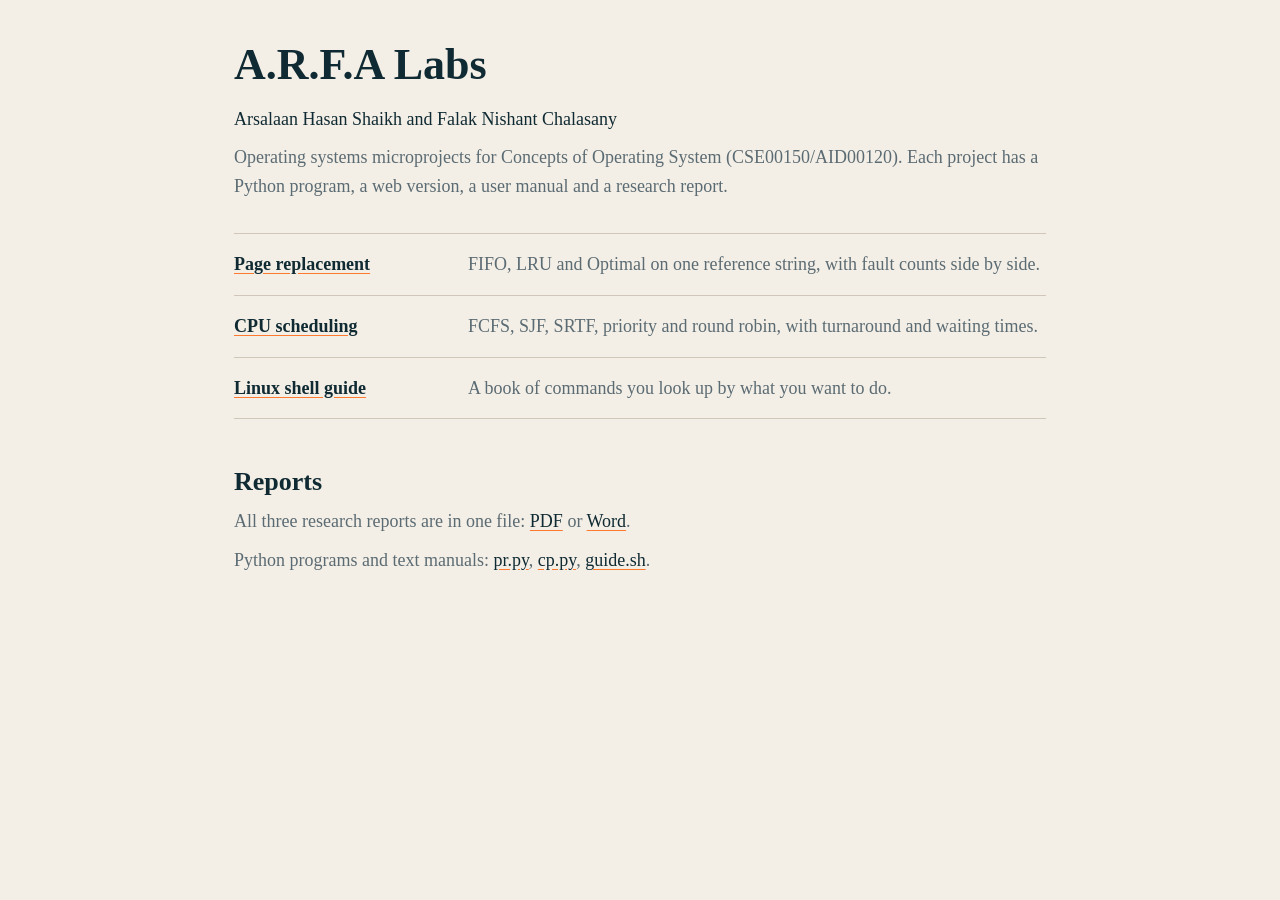
<file: index.html>
<!DOCTYPE html>
<html lang="en"><head><meta charset="utf-8"><meta name="viewport" content="width=device-width, initial-scale=1, viewport-fit=cover"><title>A.R.F.A Labs</title><link rel="stylesheet" href="a.css"></head>
<body><main>
<h1>A.R.F.A Labs</h1>
<p class="by">Arsalaan Hasan Shaikh and Falak Nishant Chalasany</p>
<p>Operating systems microprojects for Concepts of Operating System (CSE00150/AID00120). Each project has a Python program, a web version, a user manual and a research report.</p>
<hr>
<div class="pj"><b><a href="pagereplacement/">Page replacement</a></b><span>FIFO, LRU and Optimal on one reference string, with fault counts side by side.</span></div>
<div class="pj"><b><a href="cpuscheduling/">CPU scheduling</a></b><span>FCFS, SJF, SRTF, priority and round robin, with turnaround and waiting times.</span></div>
<div class="pj"><b><a href="shellguide/">Linux shell guide</a></b><span>A book of commands you look up by what you want to do.</span></div>
<h2>Reports</h2>
<p>All three research reports are in one file: <a href="reports/arfalabs-reports.pdf">PDF</a> or <a href="reports/arfalabs-reports.docx">Word</a>.</p>
<p>Python programs and text manuals: <a href="pagereplacement/pr.py">pr.py</a>, <a href="cpuscheduling/cp.py">cp.py</a>, <a href="shellguide/guide.sh">guide.sh</a>.</p>
</main></body></html>
</file>
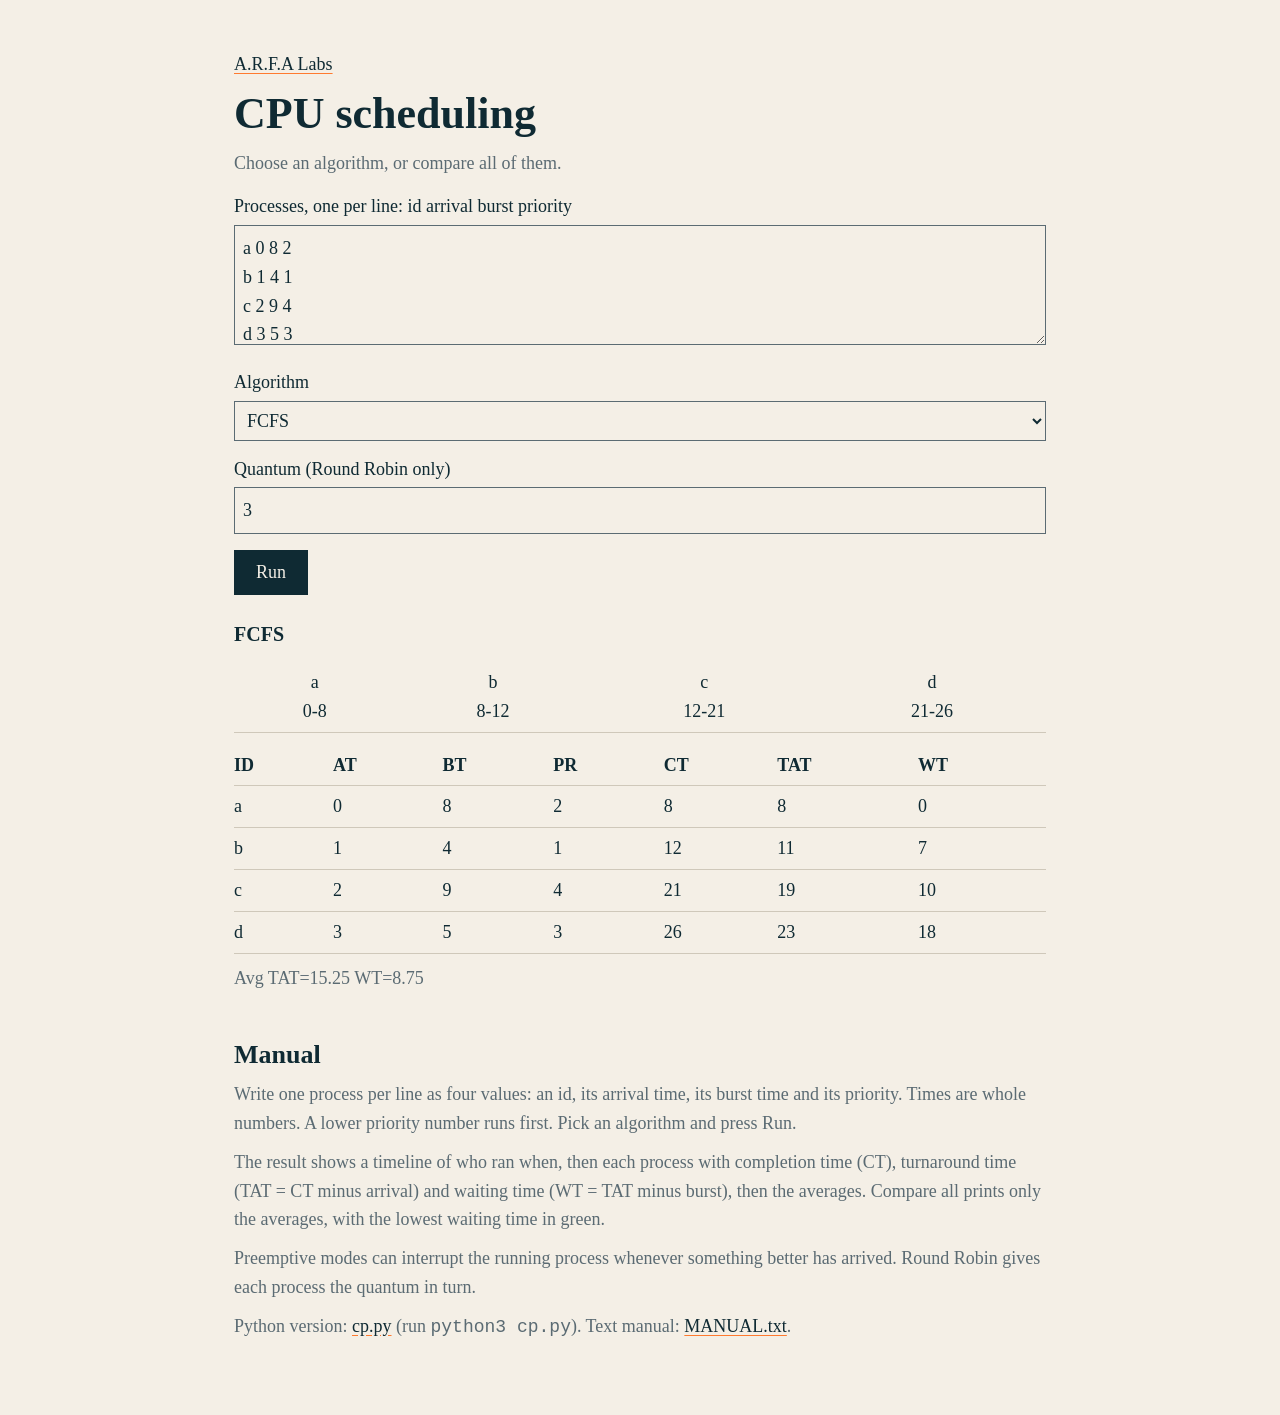
<file: cpuscheduling/index.html>
<!DOCTYPE html>
<html lang="en"><head><meta charset="utf-8"><meta name="viewport" content="width=device-width, initial-scale=1, viewport-fit=cover"><title>CPU scheduling | A.R.F.A Labs</title><link rel="stylesheet" href="../a.css"></head>
<body><main>
<p><a href="../">A.R.F.A Labs</a></p>
<h1>CPU scheduling</h1>
<p>Choose an algorithm, or compare all of them.</p>
<label for="p">Processes, one per line: id arrival burst priority</label>
<textarea id="p">a 0 8 2
b 1 4 1
c 2 9 4
d 3 5 3</textarea>
<label for="k">Algorithm</label>
<select id="k"><option value="1">FCFS</option><option value="2">SJF</option><option value="3">SRTF (preemptive SJF)</option><option value="4">Priority</option><option value="5">Priority (preemptive)</option><option value="6">Round Robin</option><option value="7">Compare all</option></select>
<label for="u">Quantum (Round Robin only)</label>
<input id="u" type="number" min="1" value="3">
<button id="g">Run</button>
<div id="o"></div>
<h2>Manual</h2>
<p>Write one process per line as four values: an id, its arrival time, its burst time and its priority. Times are whole numbers. A lower priority number runs first. Pick an algorithm and press Run.</p>
<p>The result shows a timeline of who ran when, then each process with completion time (CT), turnaround time (TAT = CT minus arrival) and waiting time (WT = TAT minus burst), then the averages. Compare all prints only the averages, with the lowest waiting time in green.</p>
<p>Preemptive modes can interrupt the running process whenever something better has arrived. Round Robin gives each process the quantum in turn.</p>
<p>Python version: <a href="cp.py">cp.py</a> (run <code>python3 cp.py</code>). Text manual: <a href="MANUAL.txt">MANUAL.txt</a>.</p>
</main>
<script>
const sm=(p,k)=>{let q={},t=0,d={},g=[];p.forEach(x=>q[x[0]]=x[2]);const kk=y=>[k==1?y[1]:k<4?q[y[0]]:y[3],y[1]];while(Object.keys(d).length<p.length){let a=p.filter(x=>!(x[0] in d)&&x[1]<=t);if(!a.length){t=Math.min(...p.filter(x=>!(x[0] in d)).map(x=>x[1]));continue}let x=a.reduce((b,y)=>{let u=kk(b),v=kk(y);return v[0]<u[0]||v[0]==u[0]&&v[1]<u[1]?y:b}),u=k==3||k==5?1:q[x[0]];g.push([x[0],t,t+u]);t+=u;q[x[0]]-=u;if(!q[x[0]])d[x[0]]=t}return[d,g]}
const rr=(p,u)=>{p=[...p].sort((a,b)=>a[1]-b[1]);let q={},t=0,i=0,w=[],d={},g=[];p.forEach(x=>q[x[0]]=x[2]);const ad=()=>{while(i<p.length&&p[i][1]<=t)w.push(p[i++][0])};while(Object.keys(d).length<p.length){ad();if(!w.length){t=p[i][1];continue}let c=w.shift(),e=Math.min(u,q[c]);g.push([c,t,t+e]);t+=e;q[c]-=e;ad();if(q[c])w.push(c);else d[c]=t}return[d,g]}
const ot=(p,d,g,v)=>{let m=[],tt=0,tw=0,o='';g.forEach(c=>{let l=m[m.length-1];if(l&&l[0]==c[0]&&l[2]==c[1])l[2]=c[2];else m.push([...c])});if(v)o+='<div class="w"><table class="g"><tr>'+m.map(c=>'<td>'+c[0]+'<br>'+c[1]+'-'+c[2]+'</td>').join('')+'</tr></table></div><div class="w"><table><tr><th>ID</th><th>AT</th><th>BT</th><th>PR</th><th>CT</th><th>TAT</th><th>WT</th></tr>';p.forEach(x=>{let z=d[x[0]]-x[1];tt+=z;tw+=z-x[2];if(v)o+='<tr><td>'+x[0]+'</td><td>'+x[1]+'</td><td>'+x[2]+'</td><td>'+x[3]+'</td><td>'+d[x[0]]+'</td><td>'+z+'</td><td>'+(z-x[2])+'</td></tr>'});let n=p.length;if(v)o+='</table></div><p>Avg TAT='+(tt/n).toFixed(2)+' WT='+(tw/n).toFixed(2)+'</p>';return[tt/n,tw/n,o]}
const L=["FCFS","SJF","SRTF","Pri","PriP","RR"],e=i=>document.getElementById(i);
e("g").onclick=()=>{let p=e("p").value.trim().split("\n").map(l=>l.trim().split(/\s+/)).filter(l=>l[0]),k=+e("k").value,u=+e("u").value;p=p.map(x=>[x[0],+x[1],+x[2],+x[3]]);
if(!p.length||p.some(x=>x.length<4||x.slice(1).some(isNaN)||x[2]<1)||new Set(p.map(x=>x[0])).size<p.length||(k>5&&!(u>0))){e("o").innerHTML="<p>Check the input: four values per line, unique ids, burst of at least 1, quantum above 0.</p>";return}
const go=(i,v)=>{let[d,g]=i==6?rr(p,u):sm(p,i);return ot(p,d,g,v)};
if(k<7){e("o").innerHTML="<h3>"+L[k-1]+"</h3>"+go(k,1)[2];return}
let a=L.map((h,i)=>[h,...go(i+1,0)]),w=Math.min(...a.map(x=>x[2]));
e("o").innerHTML='<h3>Compare all</h3><table><tr><th>Algo</th><th>TAT</th><th>WT</th></tr>'+a.map(x=>'<tr><td>'+x[0]+'</td><td>'+x[1].toFixed(2)+'</td><td'+(x[2]==w?' class="b"':'')+'>'+x[2].toFixed(2)+'</td></tr>').join('')+'</table>'}
e("g").click()
</script>
</body></html>
</file>
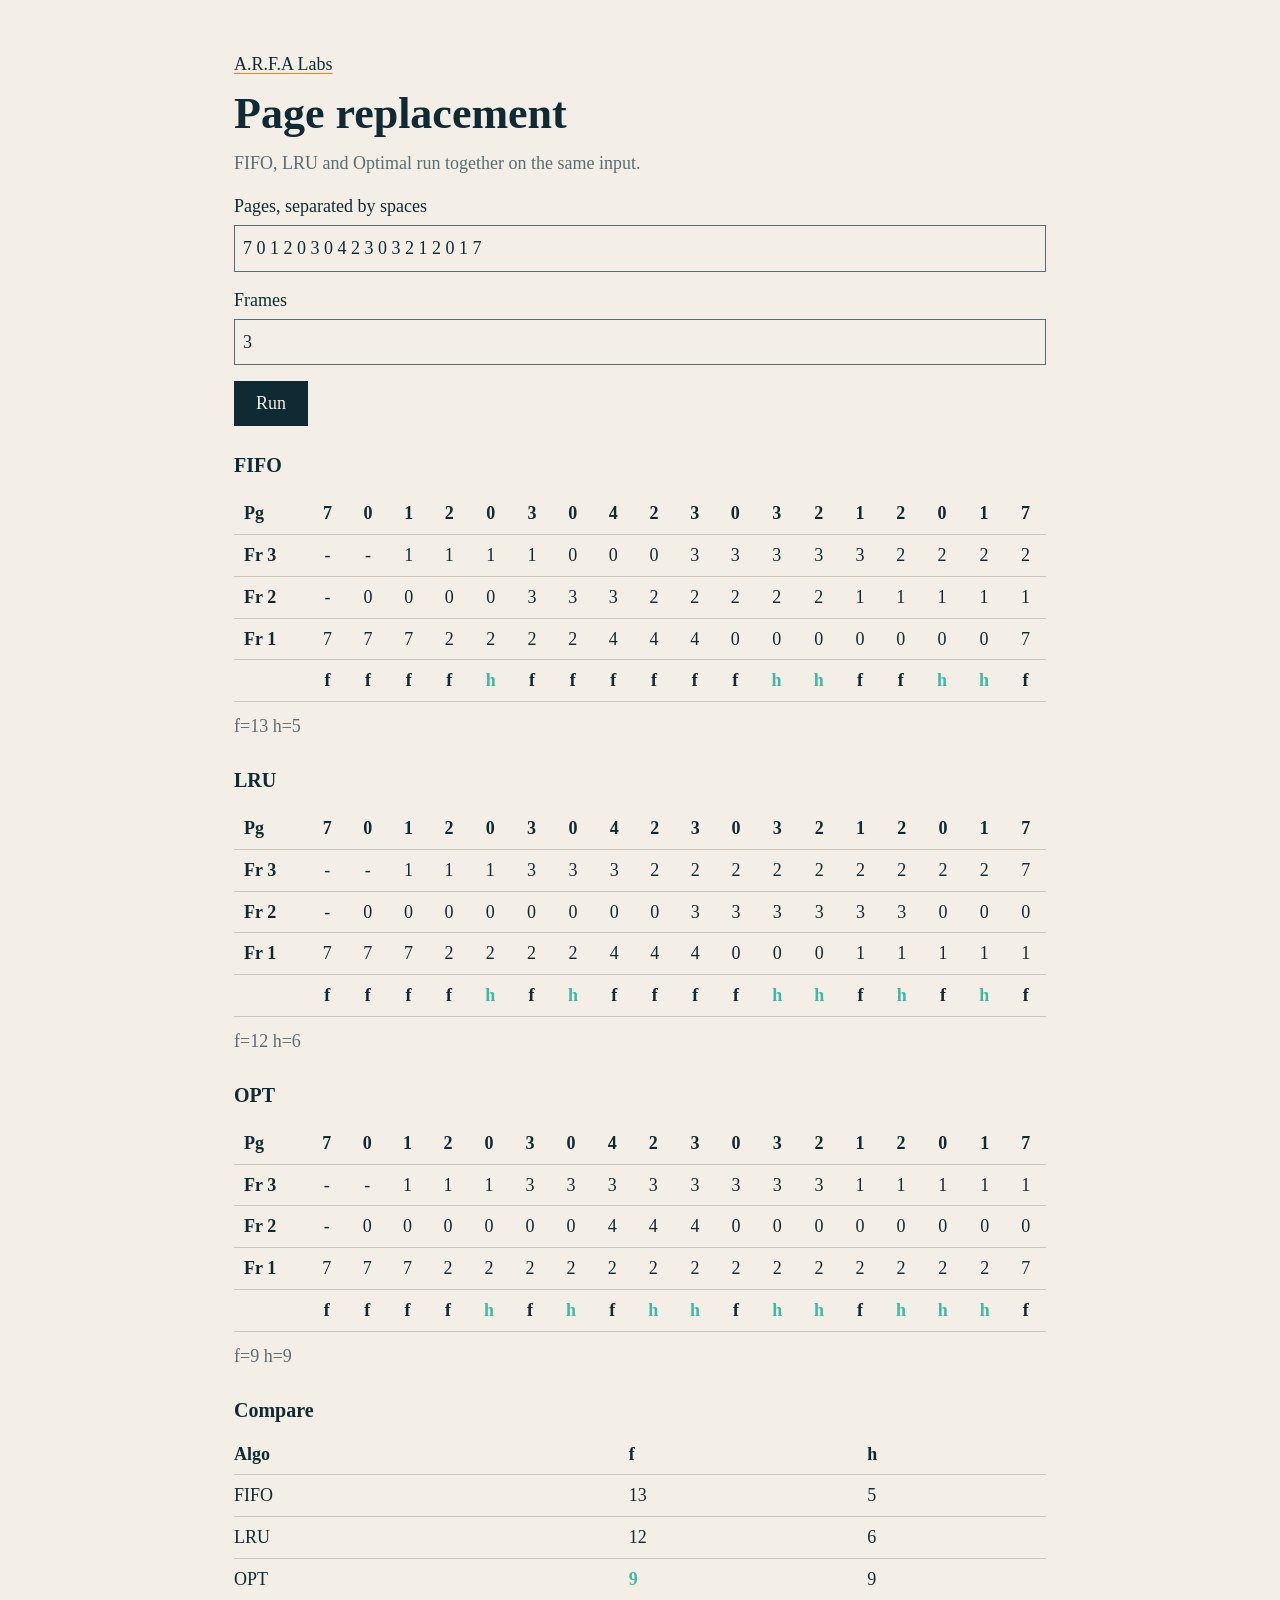
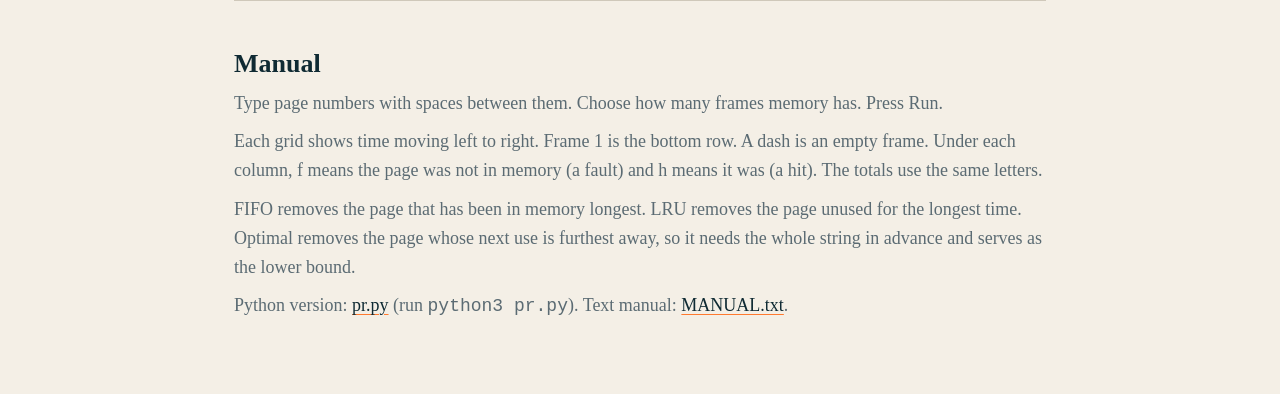
<file: pagereplacement/index.html>
<!DOCTYPE html>
<html lang="en"><head><meta charset="utf-8"><meta name="viewport" content="width=device-width, initial-scale=1, viewport-fit=cover"><title>Page replacement | A.R.F.A Labs</title><link rel="stylesheet" href="../a.css"></head>
<body><main>
<p><a href="../">A.R.F.A Labs</a></p>
<h1>Page replacement</h1>
<p>FIFO, LRU and Optimal run together on the same input.</p>
<label for="r">Pages, separated by spaces</label>
<input id="r" value="7 0 1 2 0 3 0 4 2 3 0 3 2 1 2 0 1 7">
<label for="n">Frames</label>
<input id="n" type="number" min="1" max="10" value="3">
<button id="g">Run</button>
<div id="o"></div>
<h2>Manual</h2>
<p>Type page numbers with spaces between them. Choose how many frames memory has. Press Run.</p>
<p>Each grid shows time moving left to right. Frame 1 is the bottom row. A dash is an empty frame. Under each column, f means the page was not in memory (a fault) and h means it was (a hit). The totals use the same letters.</p>
<p>FIFO removes the page that has been in memory longest. LRU removes the page unused for the longest time. Optimal removes the page whose next use is furthest away, so it needs the whole string in advance and serves as the lower bound.</p>
<p>Python version: <a href="pr.py">pr.py</a> (run <code>python3 pr.py</code>). Text manual: <a href="MANUAL.txt">MANUAL.txt</a>.</p>
</main>
<script>
const sm=(r,n,k)=>{let m=Array(n).fill(null),q=[],f=0,g=[];r.forEach((x,i)=>{let s="h",j;if(m.includes(x)){if(k==1){q.splice(q.indexOf(x),1);q.push(x)}}else{f++;s="f";if(m.includes(null))j=m.indexOf(null);else{let t=r.slice(i+1),v=k==2?q.reduce((a,y)=>{let d=t.indexOf(y);d=d<0?t.length+1:d;return d>a[1]?[y,d]:a},[0,-1])[0]:q[0];q.splice(q.indexOf(v),1);j=m.indexOf(v)}m[j]=x;q.push(x)}g.push([m.slice(),s])});return[g,f]}
const pr=(h,r,n,k)=>{let[g,f]=sm(r,n,k),o='<h3>'+h+'</h3><div class="w"><table class="g"><tr><th>Pg</th>'+r.map(x=>'<th>'+x+'</th>').join('')+'</tr>';for(let j=n-1;j>=0;j--)o+='<tr><th>Fr '+(j+1)+'</th>'+g.map(c=>'<td>'+(c[0][j]??'-')+'</td>').join('')+'</tr>';o+='<tr><th></th>'+g.map(c=>'<td class="'+c[1]+'">'+c[1]+'</td>').join('')+'</tr></table></div><p>f='+f+' h='+(r.length-f)+'</p>';return[o,f]}
document.getElementById("g").onclick=()=>{let r=document.getElementById("r").value.trim().split(/\s+/).map(Number),n=+document.getElementById("n").value;if(!r.length||r.some(isNaN)||!(n>0)){document.getElementById("o").innerHTML="<p>Enter numbers only, and at least one frame.</p>";return}
let a=[["FIFO",0],["LRU",1],["OPT",2]].map(x=>{let y=pr(x[0],r,n,x[1]);return[x[0],y[0],y[1]]}),w=Math.min(...a.map(x=>x[2]));
document.getElementById("o").innerHTML=a.map(x=>x[1]).join("")+'<h3>Compare</h3><table><tr><th>Algo</th><th>f</th><th>h</th></tr>'+a.map(x=>'<tr><td>'+x[0]+'</td><td'+(x[2]==w?' class="b"':'')+'>'+x[2]+'</td><td>'+(r.length-x[2])+'</td></tr>').join('')+'</table>'}
document.getElementById("g").click()
</script>
</body></html>
</file>
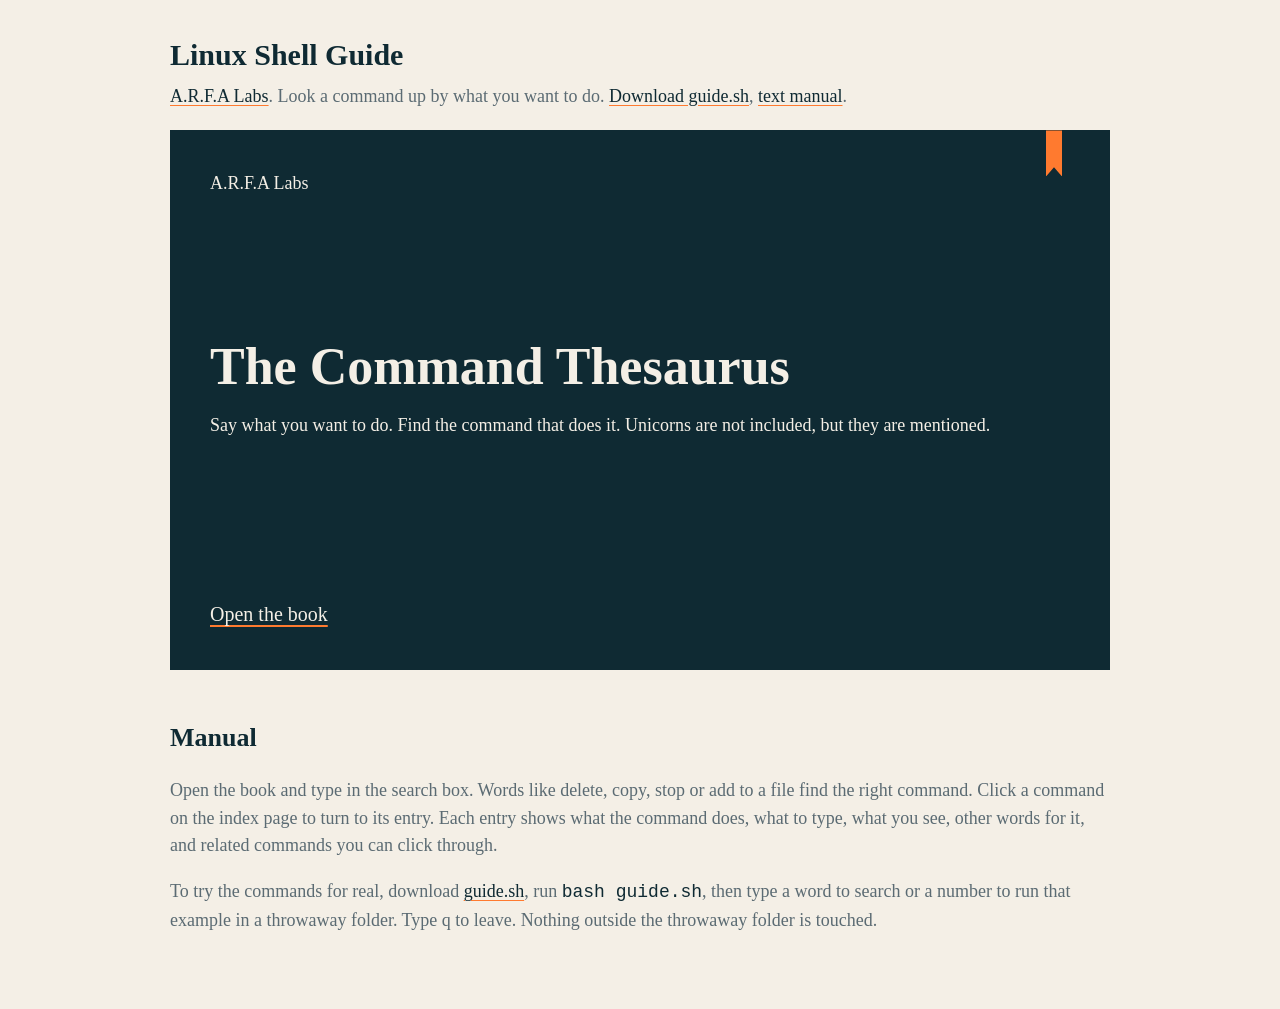
<file: shellguide/index.html>
<!DOCTYPE html>
<html lang="en">
<head>
<meta charset="utf-8">
<meta name="viewport" content="width=device-width, initial-scale=1, viewport-fit=cover">
<title>Linux Shell Guide | A.R.F.A Labs</title>
<style>
:root{--bg:#F4EFE6;--pg:#FBF8F2;--fg:#0F2A33;--tx:#5B6B73;--ac:#FF7A2F;--ok:#3FB8A5;--ln:#cfc8ba;box-sizing:border-box;padding-top:env(safe-area-inset-top,0px);padding-bottom:env(safe-area-inset-bottom,0px)}
@media(prefers-color-scheme:dark){:root:not([data-theme="light"]){--bg:#0B1E25;--pg:#14323c;--fg:#F4EFE6;--tx:#a9b6bb;--ln:#2c4650}}
*{box-sizing:border-box}
body{margin:0;background:var(--bg);color:var(--tx);font:18px/1.55 "Times New Roman",Times,serif}
main{max-width:980px;margin:0 auto;padding:32px 20px 56px}
h1{margin:0 0 4px;font-size:30px;color:var(--fg)}
.bk{position:relative;display:grid;grid-template-columns:1fr 1fr;min-height:540px;margin-top:20px;background:var(--pg);border:1px solid var(--ln);perspective:1800px}
.lp{padding:28px;border-right:1px solid var(--ln)}
.rp{position:relative;padding:28px}
button{font:inherit;color:inherit;background:none;border:0;padding:0;cursor:pointer;text-align:left}
button:focus-visible,input:focus-visible{outline:2px solid var(--ac);outline-offset:2px}
input{font:inherit;width:100%;padding:8px 0;border:0;border-bottom:1px solid var(--tx);background:transparent;color:var(--fg);border-radius:0}
h2{margin:20px 0 4px;font-size:18px;color:var(--fg)}main>h2{font-size:26px;margin:48px 0 8px}code{color:var(--fg)}a{color:var(--fg);text-decoration-color:var(--ac);text-underline-offset:3px}
.ix button{display:block;padding:2px 0;color:var(--tx)}
.ix button:hover,.ix button.on{color:var(--fg);text-decoration:underline;text-decoration-color:var(--ac);text-underline-offset:3px}
.ix i{font-style:normal;color:var(--tx);font-size:15px;margin-left:8px}
.ix{max-height:430px;overflow:auto}
.cm{font-size:38px;font-weight:700;color:var(--fg);margin:0}
pre{margin:6px 0 16px;padding:8px 12px;border-left:3px solid var(--ok);font:inherit;white-space:pre-wrap;color:var(--fg)}
.lb{color:var(--fg);font-weight:700}
.rl button{display:inline;color:var(--fg);text-decoration:underline;text-decoration-color:var(--ac);text-underline-offset:3px}
.rb{position:absolute;top:0;right:28px;width:16px;height:46px;background:var(--ac);clip-path:polygon(0 0,100% 0,100% 100%,50% 80%,0 100%)}
.lf{position:absolute;inset:0;background:var(--pg);padding:28px;transform-origin:left center;backface-visibility:hidden;animation:fl .7s ease-in forwards;z-index:3;border-left:1px solid var(--ln)}
.cv{position:absolute;inset:-1px;z-index:9;background:var(--fg);color:var(--bg);padding:40px;display:flex;flex-direction:column;justify-content:space-between;transform-origin:left center;backface-visibility:hidden}
.cv.op{animation:fl 1s ease-in forwards}
.cv h1{color:var(--bg);font-size:52px;line-height:1.05}
.cv button{color:var(--bg);text-decoration:underline;text-decoration-color:var(--ac);text-underline-offset:4px;font-size:20px}
.cv .rb{right:48px}
@keyframes fl{to{transform:rotateY(-110deg);opacity:0}}
.uc{cursor:pointer}.un{position:fixed;z-index:20;font-size:44px;line-height:1;pointer-events:none;animation:up 1.4s ease-out forwards}
@keyframes up{to{transform:translateY(-90px) rotate(12deg);opacity:0}}
@media(max-width:700px){.bk{grid-template-columns:1fr}.lp{border-right:0;border-bottom:1px solid var(--ln)}.cv h1{font-size:38px}}
@media(prefers-reduced-motion:reduce){.lf,.cv.op{animation-duration:.01s}}
</style>
</head>
<body>
<main>
<h1>Linux Shell Guide</h1>
<div><a href="../">A.R.F.A Labs</a>. Look a command up by what you want to do. <a href="guide.sh">Download guide.sh</a>, <a href="MANUAL.txt">text manual</a>.</div>
<div class="bk">
<div class="cv" id="cv"><span class="rb"></span><div>A.R.F.A Labs</div><div><h1>The Command Thesaurus</h1><p>Say what you want to do. Find the command that does it. Unicorns are not included, but they are mentioned.</p></div><button id="op">Open the book</button></div>
<div class="lp"><input id="q" placeholder="Search a word, like delete or copy" aria-label="Search commands"><div class="ix" id="ix"></div></div>
<div class="rp"><span class="rb"></span><div id="cn"></div></div>
</div>
<h2>Manual</h2>
<p>Open the book and type in the search box. Words like delete, copy, stop or add to a file find the right command. Click a command on the index page to turn to its entry. Each entry shows what the command does, what to type, what you see, other words for it, and related commands you can click through.</p>
<p>To try the commands for real, download <a href="guide.sh">guide.sh</a>, run <code>bash guide.sh</code>, then type a word to search or a number to run that example in a throwaway folder. Type q to leave. Nothing outside the throwaway folder is touched.</p>
</main>
<script>
var D=[
{k:"pwd",g:"Look around",d:"Prints the folder you are in.",e:"pwd",o:"/home/f/laboratorio_linux",w:"where location current path here folder",a:["ls","cd"]},
{k:"ls",g:"Look around",d:"Lists what is inside a folder.",e:"ls -lah",o:"drwxr-xr-x 2 f f 4.0K dir1\n-rw-r--r-- 1 f f   58 editor.txt",w:"list show files directory contents see",a:["pwd","find"]},
{k:"cd",g:"Look around",d:"Moves you into another folder.",e:"cd ~/laboratorio_linux",o:"(no output, the prompt shows the new folder)",w:"go enter open folder navigate change directory",a:["pwd","ls"]},
{k:"mkdir",g:"Make and move",d:"Creates a folder.",e:"mkdir -p dir1/sub_dir",o:"(no output, dir1/sub_dir now exists)",w:"create new folder directory make",a:["touch","rm"]},
{k:"touch",g:"Make and move",d:"Creates an empty file.",e:"touch archivo1.txt notas.md",o:"(no output, both files now exist)",w:"create new file make empty",a:["mkdir","cat"]},
{k:"cp",g:"Make and move",d:"Copies a file.",e:"cp archivo1.txt archivo_copia.txt",o:"(no output, the copy now exists)",w:"copy duplicate backup clone",a:["mv","rm"]},
{k:"mv",g:"Make and move",d:"Moves a file, or renames it.",e:"mv archivo2.txt archivo_movido.txt",o:"(no output, archivo2.txt is now archivo_movido.txt)",w:"move rename relocate",a:["cp","rm"]},
{k:"rm",g:"Remove",d:"Deletes a file. There is no trash. It is gone like a unicorn at sunrise.",e:"rm archivo_copia.txt",o:"(no output, the file is gone)",w:"delete remove erase trash",a:["mkdir","cp"]},
{k:"echo",g:"Edit files",d:"Prints a line of text on screen.",e:"echo \"Unicorns are the national animal of Scotland\"",o:"Unicorns are the national animal of Scotland",w:"print say text output display write",a:[">",">>","printf"]},
{k:">",g:"Edit files",d:"Writes text into a file and replaces what was there.",e:"echo \"Welcome to the zoo\" > zoo.txt",o:"(no output, zoo.txt now holds the line)",w:"write save overwrite replace redirect file",a:[">>","echo","cat"]},
{k:">>",g:"Edit files",d:"Adds a line to the end of a file and keeps the rest.",e:"echo \"Unicorns are the national animal of Scotland\" >> zoo.txt",o:"(no output, zoo.txt has one more line at the bottom)",w:"add append file end line text write",a:["echo","cat","tee"]},
{k:"nano",g:"Edit files",d:"Opens a small text editor in the terminal.",e:"nano zoo.txt",o:"(the editor opens, Ctrl+O saves, Ctrl+X leaves)",w:"edit write open editor change text type",a:["sed","cat"]},
{k:"heredoc",g:"Edit files",d:"Writes several lines into a file in one go.",e:"cat &lt;&lt; 'EOF' &gt; zoo.txt\nWelcome to the zoo\nUnicorns are the national animal of Scotland\nEOF",o:"(no output, zoo.txt now has two lines)",w:"multiple lines write block file create paragraph",a:[">","nano"]},
{k:"tee",g:"Edit files",d:"Shows text on screen and saves it to a file at once.",e:"echo \"Hello\" | tee zoo.txt",o:"Hello",w:"save show both write copy output file split",a:[">","echo"]},
{k:"sed",g:"Edit files",d:"Finds a word in a file and swaps it for another.",e:"sed -i 's/Scotland/Narnia/' zoo.txt",o:"(no output, zoo.txt now says Narnia)",w:"replace substitute change swap find edit text word",a:["grep","nano","cat"]},
{k:"cat",g:"Read and search",d:"Prints a file on screen.",e:"cat editor.txt",o:"Linea 1 de prueba\nLinea 2 con palabra clave\nLinea 3 final",w:"read show print view display contents open file",a:["grep","head","tail","echo"]},
{k:"grep",g:"Read and search",d:"Finds lines that contain a word.",e:"grep \"palabra\" editor.txt",o:"Linea 2 con palabra clave",w:"search find text word match filter lines",a:["cat","find"]},
{k:"find",g:"Read and search",d:"Finds files by name or type.",e:"find . -type f -name \"*.txt\"",o:"./editor.txt\n./salida.txt",w:"locate search files name where",a:["grep","ls"]},
{k:"head",g:"Read and search",d:"Shows the first lines of a file.",e:"head -n 2 editor.txt",o:"Linea 1 de prueba\nLinea 2 con palabra clave",w:"first top start beginning lines preview",a:["tail","cat"]},
{k:"tail",g:"Read and search",d:"Shows the last lines of a file.",e:"tail -n 1 editor.txt",o:"Linea 3 final",w:"last bottom end lines newest",a:["head","cat"]},
{k:"wc",g:"Read and search",d:"Counts lines, words or characters.",e:"cat editor.txt | grep \"Linea\" | wc -l",o:"3",w:"count lines words characters length total size",a:["grep","cat"]},
{k:"$(( ))",g:"Numbers and types",d:"Does arithmetic on whole numbers.",e:"echo $((15 + 27))",o:"42",w:"math add subtract multiply divide calculate arithmetic sum integer",a:["bc","printf"]},
{k:"bc",g:"Numbers and types",d:"Does arithmetic with decimals.",e:"echo \"scale=2; 10 / 3\" | bc",o:"3.33",w:"math decimal fraction divide calculate precision float",a:["$(( ))","printf"]},
{k:"printf",g:"Numbers and types",d:"Prints values in the type and shape you choose.",e:"printf \"%d %s %.1f\\n\" 42 unicorn 42",o:"42 unicorn 42.0",w:"format type convert integer decimal string number output print round",a:["$(( ))","bc","echo"]},
{k:"chmod",g:"Permissions",d:"Changes who can read, write or run a file.",e:"chmod 644 editor.txt",o:"(no output, owner can edit, others can only read)",w:"permission access allow deny read write execute lock",a:["ls"]},
{k:"ps",g:"Processes",d:"Lists the programs that are running.",e:"ps aux | head -n 5",o:"USER  PID %CPU %MEM COMMAND\nroot    1  0.0  0.1 /sbin/init",w:"process running tasks programs list",a:["kill"]},
{k:"kill",g:"Processes",d:"Stops a running process.",e:"kill -9 $!",o:"(no output, the last background job is stopped)",w:"stop end terminate quit close process force",a:["ps"]},
{k:"ping",g:"Network",d:"Checks whether another machine answers.",e:"ping -c 2 127.0.0.1",o:"2 packets transmitted, 2 received, 0% packet loss",w:"network test connection internet reachable online",a:[]},
{k:"|",g:"Chain and shortcut",d:"Sends the output of one command into the next.",e:"cat editor.txt | grep \"Linea\" | wc -l",o:"3",w:"pipe chain combine connect output input pipeline",a:["grep","wc","tee"]},
{k:"alias",g:"Chain and shortcut",d:"Gives a long command a short name.",e:"alias ll='ls -la'\nll",o:"(runs ls -la)",w:"shortcut nickname short name rename command",a:["ls"]},
{k:"ln",g:"Chain and shortcut",d:"Makes a link to a file. Add -s for a symbolic link.",e:"ln -s editor.txt enlace_simbolico.txt",o:"(no output, the link points at editor.txt)",w:"link shortcut symbolic hard pointer reference",a:["cp","ls"]},
{k:"vars",g:"Scripting",d:"Stores a value under a name.",e:"NOMBRE=\"Estudiante\"\necho \"Hola $NOMBRE\"",o:"Hola Estudiante",w:"variable store value name constant readonly assign",a:["if","printf"]},
{k:"if",g:"Scripting",d:"Runs a command only when a test passes.",e:"N=15\nif [ $N -gt 10 ]; then echo mayor; else echo menor; fi",o:"mayor",w:"condition decide compare test branch else greater less",a:["case","vars"]},
{k:"for",g:"Scripting",d:"Repeats a command for each item in a list.",e:"for i in {1..3}; do echo \"Iteracion $i\"; done",o:"Iteracion 1\nIteracion 2\nIteracion 3",w:"loop repeat each iterate list range",a:["while"]},
{k:"while",g:"Scripting",d:"Repeats a command for as long as a test passes.",e:"c=1\nwhile [ $c -le 2 ]; do echo \"Contador: $c\"; ((c++)); done",o:"Contador: 1\nContador: 2",w:"loop repeat until condition counter keep going",a:["for","if"]},
{k:"case",g:"Scripting",d:"Picks one action out of several by matching a value.",e:"O=\"inicio\"\ncase $O in inicio) echo iniciado;; parar) echo detenido;; *) echo no valida;; esac",o:"iniciado",w:"choose match menu option switch select pattern",a:["if"]},
{k:"fn",g:"Scripting",d:"Names a block of commands so you can reuse it.",e:"saludar() { echo \"Saludos para $1\"; }\nsaludar Falak",o:"Saludos para Falak",w:"function reuse subroutine parameter argument define",a:["vars"]},
{k:"mover",g:"Projects",d:"A script that sorts files into folders by their extension.",e:"./mover.sh",o:"Archivos clasificados correctamente",w:"organize sort files folders extension project cleanup",a:["for","case","mv"]},
{k:"pomodoro",g:"Projects",d:"A script that times a short focus block and a rest.",e:"./pomodoro.sh",o:"Iniciando sesion de enfoque rapida de 3 segundos...\nTiempo de descanso de 2 segundos...\nCiclo finalizado",w:"timer study focus break rest sleep clock project",a:["echo"]}
];
var $=function(i){return document.getElementById(i)},cur="",st=true;
function ix(t){
var h="",g="",m=0;
D.forEach(function(x){
var s=(x.k+" "+x.w+" "+x.d).toLowerCase();
if(t&&!t.split(/\s+/).every(function(z){return s.indexOf(z)>=0}))return;
m++;
if(!t&&x.g!=g){g=x.g;h+="<h2>"+g+"</h2>"}
h+='<button data-k="'+x.k+'"'+(x.k==cur?' class="on"':"")+">"+x.k+"<i>"+x.d+"</i></button>"});
$("ix").innerHTML=m?h:"<p>No command matches. Try a plain word like copy, find or stop.</p>"}
function u(s){return s.replace(/unicorns?/gi,function(m){return'<span class="uc" tabindex="0" role="button">'+m+"</span>"})}
function pg(x){
if(!x)return"<h2>Pick a command</h2><p>Choose one from the index, or search for what you want to do. Try delete, copy, stop or add to a file.</p>";
return'<p class="cm">'+x.k+"</p><p>"+u(x.d)+'</p><p class="lb">Type</p><pre>'+u(x.e)+'</pre><p class="lb">You see</p><pre>'+u(x.o)+'</pre><p class="lb">Also called</p><p>'+x.w.split(" ").join(", ")+'.</p>'+(x.a.length?'<p class="lb">Related</p><p class="rl">'+x.a.map(function(a){return'<button data-k="'+a+'">'+a+"</button>"}).join(", ")+"</p>":"")}
function go(k){
var c=$("cn"),o=c.innerHTML,x=D.filter(function(z){return z.k==k})[0];
cur=k;c.innerHTML=pg(x);
if(st){var l=document.createElement("div");l.className="lf";l.innerHTML=o;l.onanimationend=function(){l.remove()};c.parentNode.appendChild(l)}
st=true;ix($("q").value.trim().toLowerCase())}
document.addEventListener("click",function(e){var b=e.target.closest("button[data-k]");if(b)go(b.dataset.k)});
function ug(e){var t=e.target;if(!t.classList||!t.classList.contains("uc"))return;var s=document.createElement("span"),r=t.getBoundingClientRect();s.className="un";s.textContent="🦄";s.style.left=(r.left+r.width/2-22)+"px";s.style.top=(r.top-36)+"px";document.body.appendChild(s);s.onanimationend=function(){s.remove()}}
document.addEventListener("click",ug);
document.addEventListener("keydown",function(e){if(e.key=="Enter")ug(e)});
$("q").oninput=function(){ix(this.value.trim().toLowerCase())};
$("op").onclick=function(){var c=$("cv");c.classList.add("op");c.onanimationend=function(){c.remove()}};
$("cn").innerHTML=pg();ix("");
</script>
</body>
</html>
</file>
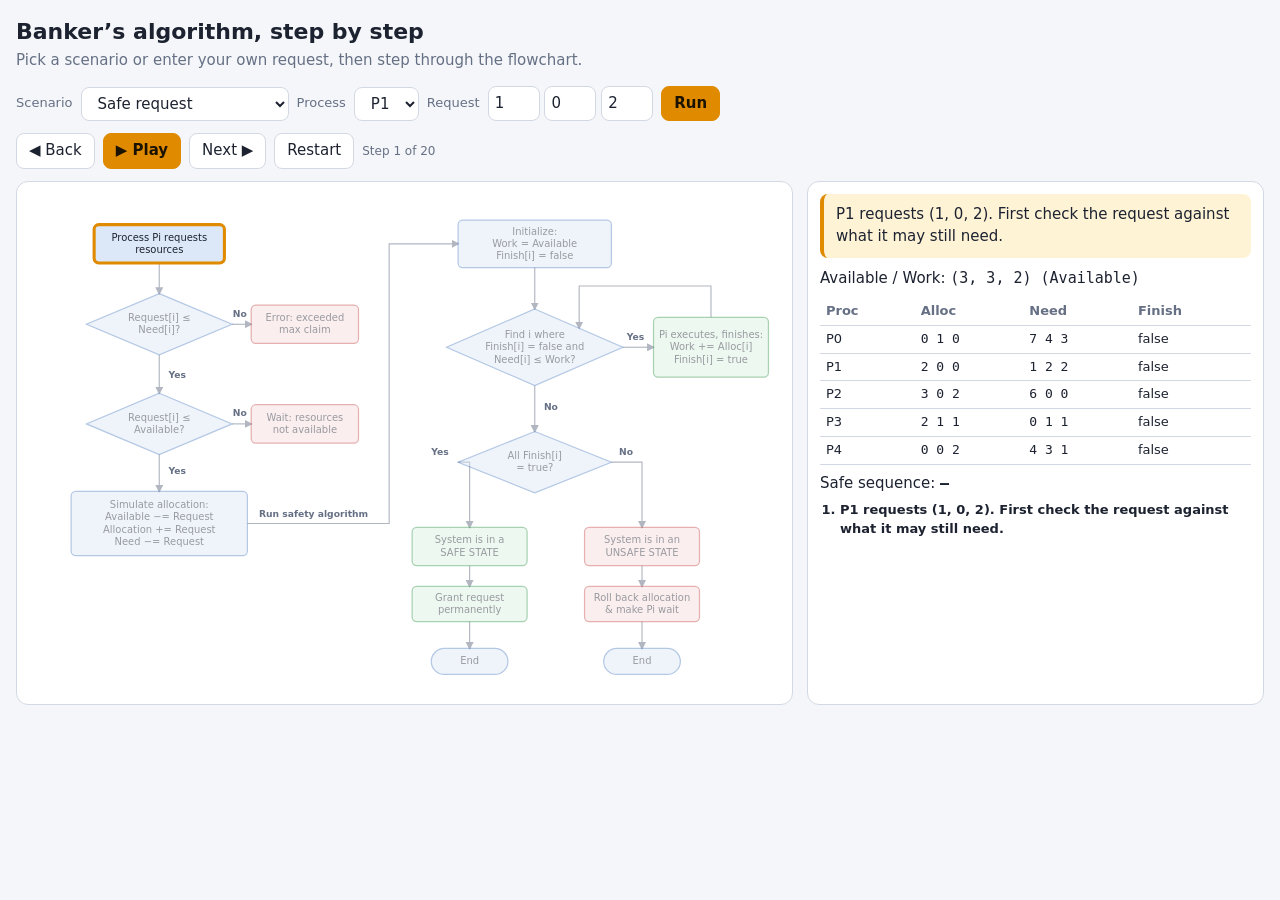
<file: Banker’s Algorithm – Interactive Flowchart.html>
<!DOCTYPE html>
<html lang="en"><head><meta charset="utf-8">
<meta name="viewport" content="width=device-width, initial-scale=1, viewport-fit=cover">
<title>Banker’s Algorithm – Interactive Flowchart</title>
<style>
:root{--bg:#f4f6f9;--ink:#1c2230;--mut:#667085;--card:#fff;--line:#d3d9e3;--b:#dce8f8;--bs:#5a86c5;--g:#d9f0de;--gs:#3f9a55;--r:#f8dada;--rs:#c6514f;--acc:#e08a00;--hl:#fff3d6;box-sizing:border-box;padding-top:env(safe-area-inset-top,0px);padding-bottom:env(safe-area-inset-bottom,0px)}
@media (prefers-color-scheme:dark){:root:not([data-theme="light"]){--bg:#12151b;--ink:#e6e9f0;--mut:#98a2b3;--card:#1b1f28;--line:#333a48;--b:#223552;--bs:#6f9be0;--g:#1e3b29;--gs:#58b873;--r:#47252a;--rs:#e06b68;--acc:#f0a830;--hl:#3b3118}}
:root[data-theme="dark"]{--bg:#12151b;--ink:#e6e9f0;--mut:#98a2b3;--card:#1b1f28;--line:#333a48;--b:#223552;--bs:#6f9be0;--g:#1e3b29;--gs:#58b873;--r:#47252a;--rs:#e06b68;--acc:#f0a830;--hl:#3b3118}
html{scroll-padding-top:env(safe-area-inset-top,0px)}
*{box-sizing:border-box}
body{margin:0;background:var(--bg);color:var(--ink);font:15px/1.45 "Segoe UI",system-ui,-apple-system,Roboto,sans-serif;padding:16px}
h1{font-size:22px;margin:0 0 2px}
.sub{color:var(--mut);margin:0 0 14px}
.bar{display:flex;flex-wrap:wrap;gap:8px;align-items:center;margin-bottom:12px}
.bar label{color:var(--mut);font-size:13px}
button,select,input{font:inherit;color:var(--ink);background:var(--card);border:1px solid var(--line);border-radius:8px;padding:6px 12px}
button{cursor:pointer}
button.p{background:var(--acc);border-color:var(--acc);color:#1b1300;font-weight:600}
button:focus-visible,select:focus-visible,input:focus-visible{outline:2px solid var(--acc);outline-offset:2px}
input[type=number]{width:52px;padding:6px 6px}
.main{display:grid;grid-template-columns:minmax(0,1.7fr) minmax(280px,1fr);gap:14px}
@media(max-width:900px){.main{grid-template-columns:1fr}}
.card{background:var(--card);border:1px solid var(--line);border-radius:12px;padding:12px}
svg{width:100%;height:auto;display:block}
.node polygon,.node rect{stroke-width:1.6;transition:opacity .3s,stroke-width .3s}
.node.b polygon,.node.b rect{fill:var(--b);stroke:var(--bs)}
.node.g rect{fill:var(--g);stroke:var(--gs)}
.node.r rect{fill:var(--r);stroke:var(--rs)}
.node text{fill:var(--ink);font-size:13px;text-anchor:middle;pointer-events:none}
.node{opacity:.45;transition:opacity .3s}
.node.done{opacity:.85}
.node.cur{opacity:1}
.node.cur polygon,.node.cur rect{stroke:var(--acc);stroke-width:4}
.node.cur{animation:pulse 1.2s ease-in-out infinite}
@keyframes pulse{50%{filter:drop-shadow(0 0 7px var(--acc))}}
.edge{fill:none;stroke:var(--mut);stroke-width:1.5;opacity:.5}
.edge.done{opacity:.9}
.edge.on{stroke:var(--acc);stroke-width:3.2;opacity:1;stroke-dasharray:7 5;animation:dash .6s linear infinite}
@keyframes dash{to{stroke-dashoffset:-12}}
.lbl{font-size:12px;fill:var(--mut);font-weight:600}
.title{font-size:15px;font-weight:700;fill:var(--ink);text-anchor:middle}
@media(prefers-reduced-motion:reduce){.node.cur,.edge.on{animation:none}}
.say{background:var(--hl);border-radius:8px;padding:10px 12px;min-height:64px;margin-bottom:10px;border-left:4px solid var(--acc)}
.cnt{color:var(--mut);font-size:12px}
.vec{font-family:ui-monospace,Menlo,Consolas,monospace}
table{border-collapse:collapse;width:100%;margin:8px 0;font-size:13px}
th,td{text-align:left;padding:4px 6px;border-bottom:1px solid var(--line)}
th{color:var(--mut);font-weight:600}
tr.cur td{background:var(--hl)}
tr.fin td:last-child{color:var(--gs);font-weight:700}
#log{max-height:170px;overflow:auto;margin:6px 0 0;padding-left:20px;font-size:13px;color:var(--mut)}
#log li.now{color:var(--ink);font-weight:600}
.seq{font-weight:600}
</style></head>
<body>
<h1>Banker’s algorithm, step by step</h1>
<p class="sub">Pick a scenario or enter your own request, then step through the flowchart.</p>
<div class="bar">
<label for="sc">Scenario</label>
<select id="sc"><option value="safe">Safe request</option><option value="unsafe">Leads to unsafe state</option><option value="exceed">Exceeds max claim</option><option value="wait">Not available yet</option></select>
<label for="pi">Process</label><select id="pi"></select>
<label>Request</label><span><input type="number" min="0" id="q0" aria-label="Request A"> <input type="number" min="0" id="q1" aria-label="Request B"> <input type="number" min="0" id="q2" aria-label="Request C"></span>
<button id="go" class="p">Run</button>
</div>
<div class="bar">
<button id="prev">◀ Back</button><button id="play" class="p">▶ Play</button><button id="next">Next ▶</button><button id="reset">Restart</button>
<span class="cnt" id="cnt"></span>
</div>
<div class="main">
<div class="card"><svg id="svg" viewBox="0 0 980 640" role="img" aria-label="Banker’s algorithm flowchart"></svg></div>
<div class="card">
<div class="say" id="say"></div>
<div>Available / Work: <span class="vec" id="av"></span></div>
<table id="tb"></table>
<div>Safe sequence: <span class="seq vec" id="sq">–</span></div>
<ol id="log"></ol>
</div>
</div>
<script>
const MAX=[[7,5,3],[3,2,2],[9,0,2],[2,2,2],[4,3,3]],AL0=[[0,1,0],[2,0,0],[3,0,2],[2,1,1],[0,0,2]],A0=[3,3,2];
const SC={safe:[1,[1,0,2]],unsafe:[0,[0,3,0]],exceed:[1,[2,0,0]],wait:[4,[4,0,0]]};
const V=v=>'('+v.join(', ')+')',le=(a,b)=>a.every((x,i)=>x<=b[i]);
const N=[ // id,type,cx,cy,w,h,color,lines
['r1','box',170,55,170,50,'b',['Process Pi requests','resources']],
['r2','dia',170,160,190,80,'b',['Request[i] ≤','Need[i]?']],
['e1','box',360,160,140,50,'r',['Error: exceeded','max claim']],
['r3','dia',170,290,190,80,'b',['Request[i] ≤','Available?']],
['e2','box',360,290,140,50,'r',['Wait: resources','not available']],
['r4','box',170,420,230,84,'b',['Simulate allocation:','Available −= Request','Allocation += Request','Need −= Request']],
['s1','box',660,55,200,62,'b',['Initialize:','Work = Available','Finish[i] = false']],
['s2','dia',660,190,230,100,'b',['Find i where','Finish[i] = false and','Need[i] ≤ Work?']],
['s3','box',890,190,150,78,'g',['Pi executes, finishes:','Work += Alloc[i]','Finish[i] = true']],
['s4','dia',660,340,200,80,'b',['All Finish[i]','= true?']],
['safe','box',575,450,150,50,'g',['System is in a','SAFE STATE']],
['unsafe','box',800,450,150,50,'r',['System is in an','UNSAFE STATE']],
['grant','box',575,525,150,46,'g',['Grant request','permanently']],
['roll','box',800,525,150,46,'r',['Roll back allocation','& make Pi wait']],
['end1','end',575,600,100,34,'b',['End']],
['end2','end',800,600,100,34,'b',['End']]];
const E={ // edge id: points, label, label pos
'r1>r2':[[[170,80],[170,120]]],
'r2>e1':[[[265,160],[290,160]],'No',[266,150]],
'r2>r3':[[[170,200],[170,250]],'Yes',[182,230]],
'r3>e2':[[[265,290],[290,290]],'No',[266,280]],
'r3>r4':[[[170,330],[170,378]],'Yes',[182,356]],
'r4>s1':[[[285,420],[470,420],[470,55],[560,55]],'Run safety algorithm',[300,411]],
's1>s2':[[[660,86],[660,140]]],
's2>s3':[[[775,190],[815,190]],'Yes',[780,180]],
's3>s2':[[[890,151],[890,110],[718,110],[718,165]]],
's2>s4':[[[660,240],[660,300]],'No',[672,272]],
's4>safe':[[[560,340],[575,340],[575,425]],'Yes',[525,330]],
's4>unsafe':[[[760,340],[800,340],[800,425]],'No',[770,330]],
'safe>grant':[[[575,475],[575,502]]],'grant>end1':[[[575,548],[575,583]]],
'unsafe>roll':[[[800,475],[800,502]]],'roll>end2':[[[800,548],[800,583]]]};
const svg=document.getElementById('svg');
let h='<defs><marker id="ar" viewBox="0 0 10 10" refX="8" refY="5" markerWidth="7" markerHeight="7" orient="auto"><path d="M0 0L10 5L0 10z" fill="context-stroke"/></marker></defs>';
h+='<text class="title" x="260" y="14">RESOURCE-REQUEST ALGORITHM</text><text class="title" x="700" y="14" style="display:none"></text>';
for(const k in E){const[p,l,lp]=E[k];h+=`<path id="e-${k.replace('>','_')}" class="edge" marker-end="url(#ar)" d="M${p.map(a=>a.join(' ')).join('L')}"/>`;if(l)h+=`<text class="lbl" x="${lp[0]}" y="${lp[1]}">${l}</text>`}
for(const[id,t,x,y,w,hh,c,ls]of N){let s;
if(t=='dia')s=`<polygon points="${x},${y-hh/2} ${x+w/2},${y} ${x},${y+hh/2} ${x-w/2},${y}"/>`;
else s=`<rect x="${x-w/2}" y="${y-hh/2}" width="${w}" height="${hh}" rx="${t=='end'?hh/2:6}"/>`;
const y0=y-(ls.length-1)*8+4;
h+=`<g class="node ${c}" id="n-${id}">${s}${ls.map((q,i)=>`<text x="${x}" y="${y0+i*16}">${q}</text>`).join('')}</g>`}
svg.innerHTML=h.replace('<text class="title" x="260" y="14">RESOURCE-REQUEST ALGORITHM</text>','');
svg.setAttribute('viewBox','0 -10 980 650');

function build(pi,rq){
 const S=[];let A=[...A0],AL=AL0.map(r=>[...r]),NE=MAX.map((r,i)=>r.map((x,j)=>x-AL0[i][j])),fin=Array(5).fill(false),W=null,seq=[],cur=-1;
 const cp=m=>m.map(r=>[...r]);
 const push=(n,e,t)=>S.push({n,e,t,A:[...A],AL:cp(AL),NE:cp(NE),W:W&&[...W],F:[...fin],seq:[...seq],cur});
 push('r1',[],`P${pi} requests ${V(rq)}. First check the request against what it may still need.`);cur=pi;
 if(!le(rq,NE[pi])){push('r2',['r1>r2'],`Request ${V(rq)} is larger than Need ${V(NE[pi])}. The answer is No.`);push('e1',['r2>e1'],`Error: P${pi} exceeded its maximum claim.`);return S}
 push('r2',['r1>r2'],`Request ${V(rq)} ≤ Need ${V(NE[pi])}. Yes, continue.`);
 if(!le(rq,A)){push('r3',['r2>r3'],`Request ${V(rq)} is larger than Available ${V(A)}. The answer is No.`);push('e2',['r3>e2'],`P${pi} must wait: the resources aren’t available yet.`);return S}
 push('r3',['r2>r3'],`Request ${V(rq)} ≤ Available ${V(A)}. Yes, continue.`);
 const o={A:[...A],AL:cp(AL),NE:cp(NE)};
 A=A.map((x,j)=>x-rq[j]);AL[pi]=AL[pi].map((x,j)=>x+rq[j]);NE[pi]=NE[pi].map((x,j)=>x-rq[j]);
 push('r4',['r3>r4'],`Pretend to grant it. Available is now ${V(A)}, P${pi} holds ${V(AL[pi])} and needs ${V(NE[pi])}.`);cur=-1;
 W=[...A];push('s1',['r4>s1'],`Safety algorithm starts: Work = ${V(W)}, and no process has finished.`);
 let prev='s1';
 for(;;){const i=fin.findIndex((f,i)=>!f&&le(NE[i],W));
  if(i<0){push('s2',[prev+'>s2'],`No unfinished process has Need ≤ Work ${V(W)}. The answer is No.`);break}
  cur=i;push('s2',[prev+'>s2'],`P${i} qualifies: Finish is false and Need ${V(NE[i])} ≤ Work ${V(W)}.`);
  W=W.map((x,j)=>x+AL[i][j]);fin[i]=true;seq.push('P'+i);
  push('s3',['s2>s3'],`P${i} runs to completion and releases ${V(AL[i])}. Work becomes ${V(W)}.`);prev='s3'}
 cur=-1;const ok=fin.every(Boolean);
 push('s4',['s2>s4'],ok?'Every Finish[i] is true.':`Not every process can finish (${fin.map((f,i)=>f?'':'P'+i).filter(Boolean).join(', ')} stuck).`);
 if(ok){push('safe',['s4>safe'],`Safe state, with safe sequence ${seq.join(' → ')}.`);push('grant',['safe>grant'],`The request is granted permanently. Available = ${V(A)}.`);push('end1',['grant>end1'],'Done.')}
 else{push('unsafe',['s4>unsafe'],'Unsafe state: granting could lead to deadlock.');A=o.A;AL=o.AL;NE=o.NE;W=null;seq=[];fin=Array(5).fill(false);
  push('roll',['unsafe>roll'],`Allocation rolled back to Available ${V(A)}. P${pi} waits.`);push('end2',['roll>end2'],'Done.')}
 return S}

const $=id=>document.getElementById(id);let S=[],k=0,timer=null;
$('pi').innerHTML=[0,1,2,3,4].map(i=>`<option value="${i}">P${i}</option>`).join('');
function load(name){const[p,r]=SC[name];$('pi').value=p;r.forEach((x,i)=>$('q'+i).value=x)}
function run(){stop();S=build(+$('pi').value,[0,1,2].map(i=>+$('q'+i).value||0));k=0;$('log').innerHTML=S.map((s,i)=>`<li id="l${i}">${s.t}</li>`).join('');show()}
function show(){
 const s=S[k];document.querySelectorAll('.node').forEach(n=>n.classList.remove('cur','done'));
 document.querySelectorAll('.edge').forEach(n=>n.classList.remove('on','done'));
 for(let i=0;i<k;i++){$('n-'+S[i].n).classList.add('done');S[i].e.forEach(e=>$('e-'+e.replace('>','_')).classList.add('done'))}
 $('n-'+s.n).classList.remove('done');$('n-'+s.n).classList.add('cur');
 s.e.forEach(e=>{const el=$('e-'+e.replace('>','_'));el.classList.remove('done');el.classList.add('on')});
 $('say').textContent=s.t;$('cnt').textContent=`Step ${k+1} of ${S.length}`;
 $('av').textContent=V(s.W||s.A)+(s.W?'  (Work)':'  (Available)');
 $('sq').textContent=s.seq.length?s.seq.join(' → '):'–';
 $('tb').innerHTML='<tr><th>Proc</th><th>Alloc</th><th>Need</th><th>Finish</th></tr>'+s.AL.map((a,i)=>`<tr class="${i==s.cur?'cur':''} ${s.F[i]?'fin':''}"><td>P${i}</td><td class="vec">${a.join(' ')}</td><td class="vec">${s.NE[i].join(' ')}</td><td>${s.F[i]?'True':'false'}</td></tr>`).join('');
 document.querySelectorAll('#log li').forEach((l,i)=>{l.classList.toggle('now',i==k);l.style.display=i<=k?'':'none'});
 $('l'+k).scrollIntoView({block:'nearest'});
 $('prev').disabled=k==0;$('next').disabled=k==S.length-1}
function stop(){clearInterval(timer);timer=null;$('play').textContent='▶ Play'}
function step(d){k=Math.max(0,Math.min(S.length-1,k+d));show();if(k==S.length-1)stop()}
$('next').onclick=()=>{stop();step(1)};$('prev').onclick=()=>{stop();step(-1)};
$('reset').onclick=()=>{stop();k=0;show()};$('go').onclick=run;
$('sc').onchange=()=>{load($('sc').value);run()};
$('play').onclick=()=>{if(timer)return stop();if(k==S.length-1)k=0;show();$('play').textContent='❚❚ Pause';timer=setInterval(()=>step(1),1700)};
addEventListener('keydown',e=>{if(e.target.tagName=='INPUT'||e.target.tagName=='SELECT')return;if(e.key=='ArrowRight'){stop();step(1)}if(e.key=='ArrowLeft'){stop();step(-1)}});
load('safe');run();
</script></body></html>
</file>
<file: a.css>
:root{--bg:#F4EFE6;--fg:#0F2A33;--tx:#5B6B73;--ac:#FF7A2F;--ok:#3FB8A5;--ln:#cfc8ba;box-sizing:border-box;padding-top:env(safe-area-inset-top,0px);padding-bottom:env(safe-area-inset-bottom,0px)}
@media(prefers-color-scheme:dark){:root:not([data-theme="light"]){--bg:#0F2A33;--fg:#F4EFE6;--tx:#a9b6bb;--ln:#2c4650}}
*{box-sizing:border-box}
body{margin:0;background:var(--bg);color:var(--tx);font:18px/1.6 "Times New Roman",Times,serif}
main{max-width:860px;margin:0 auto;padding:40px 24px 64px}
h1,h2,h3{color:var(--fg);line-height:1.15;margin:0}
h1{font-size:44px}h2{font-size:26px;margin:48px 0 8px}h3{font-size:20px;margin:28px 0 4px}
p{margin:10px 0}
hr{border:0;border-top:1px solid var(--ln);margin:32px 0 0}
a{color:var(--fg);text-decoration-color:var(--ac);text-underline-offset:3px}
a:focus-visible,button:focus-visible,input:focus-visible,select:focus-visible,textarea:focus-visible,summary:focus-visible{outline:2px solid var(--ac);outline-offset:2px}
.by{color:var(--fg);margin-top:14px}
.pj{display:grid;grid-template-columns:210px 1fr;gap:6px 24px;padding:16px 0;border-bottom:1px solid var(--ln)}
.pj b{color:var(--fg)}
@media(max-width:560px){.pj{grid-template-columns:1fr}h1{font-size:34px}}
label{display:block;margin:14px 0 4px;color:var(--fg)}
input,select,textarea{font:inherit;width:100%;padding:8px;border:1px solid var(--tx);background:transparent;color:var(--fg);border-radius:0}
textarea{min-height:120px}
button{font:inherit;margin-top:16px;padding:8px 22px;background:var(--fg);color:var(--bg);border:0;cursor:pointer;border-radius:0}
button:hover{background:var(--ac);color:#0F2A33}
.w{overflow-x:auto}
table{border-collapse:collapse;margin-top:12px;min-width:100%}
th,td{text-align:left;padding:6px 14px 6px 0;border-bottom:1px solid var(--ln);color:var(--fg);white-space:nowrap}
th{font-weight:700}
.g td,.g th{text-align:center;padding:6px 10px}
.g th:first-child{text-align:left}
td.h,td.b{color:var(--ok);font-weight:700}
td.f{font-weight:700}
pre{font:inherit;white-space:pre-wrap;border-left:3px solid var(--ok);padding:6px 12px;color:var(--fg)}
</file>
